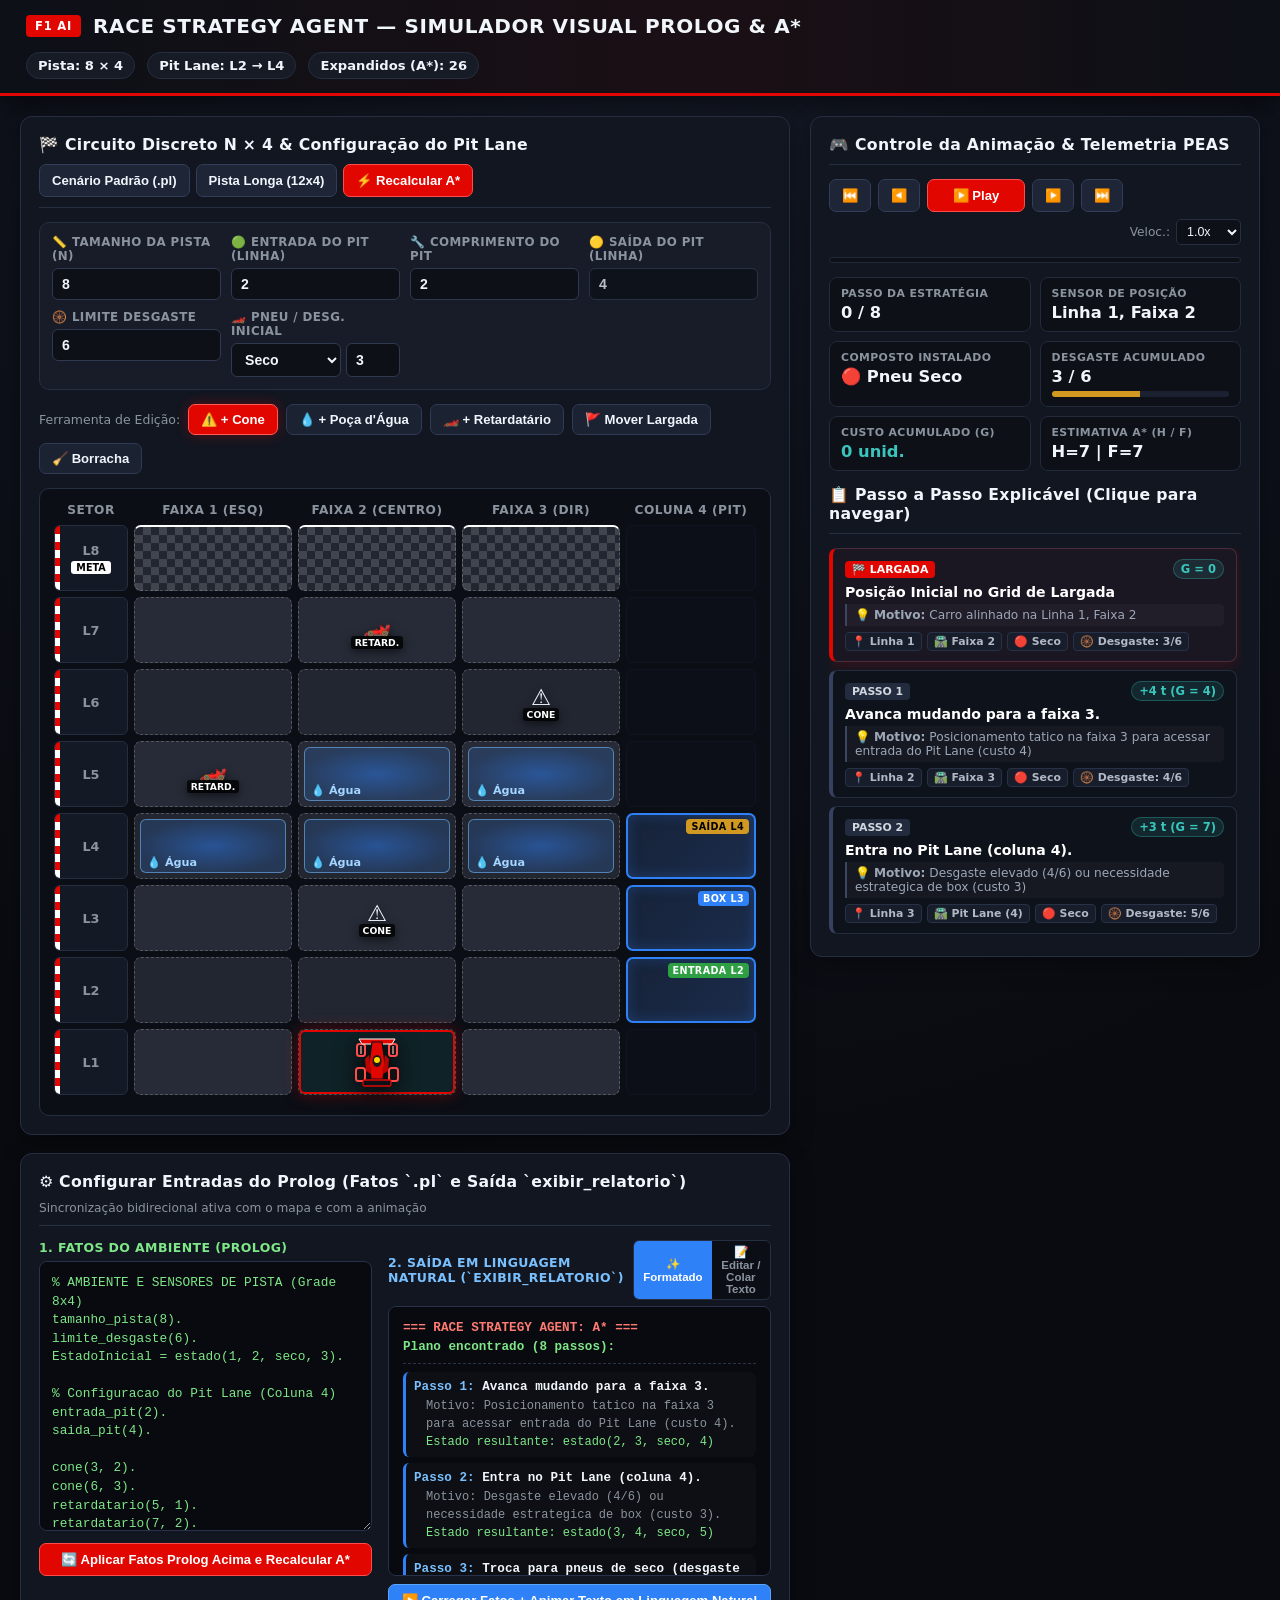
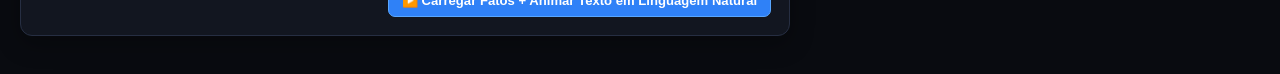
<file: index-v3.html>
<!DOCTYPE html>
<html lang="pt-BR">
<head>
  <meta charset="UTF-8" />
  <meta name="viewport" content="width=device-width, initial-scale=1.0" />
  <title>Race Strategy Agent — Simulador Visual F1 (Prolog + A*)</title>
  <style>
    :root {
      --bg-dark: #090b10;
      --bg-card: #121620;
      --bg-card-alt: #171c28;
      --border-color: #262e42;
      --asphalt: #222631;
      --asphalt-alt: #262b37;
      --lane-line: rgba(255, 255, 255, 0.22);
      --f1-red: #e10600;
      --f1-red-glow: rgba(225, 6, 0, 0.35);
      --accent-blue: #2f81f7;
      --accent-cyan: #39c5bb;
      --accent-green: #2ea043;
      --accent-amber: #d29922;
      --accent-purple: #a371f7;
      --text-primary: #f0f6fc;
      --text-secondary: #8b949e;
    }

    * { box-sizing: border-box; }

    body {
      margin: 0;
      padding: 0;
      background: radial-gradient(circle at top, #141926 0%, var(--bg-dark) 65%);
      color: var(--text-primary);
      font-family: 'Inter', 'Segoe UI', system-ui, -apple-system, sans-serif;
      min-height: 100vh;
    }

    /* TOP HEADER F1 TELEMETRY STYLE */
    header {
      background: linear-gradient(90deg, #0d1017 0%, #1a0f14 55%, #0d1017 100%);
      border-bottom: 3px solid var(--f1-red);
      padding: 14px 26px;
      display: flex;
      justify-content: space-between;
      align-items: center;
      flex-wrap: wrap;
      gap: 14px;
      box-shadow: 0 6px 24px rgba(0, 0, 0, 0.55);
    }
    .brand-title {
      display: flex;
      align-items: center;
      gap: 12px;
    }
    .brand-title h1 {
      margin: 0;
      font-size: 1.25rem;
      font-weight: 800;
      letter-spacing: 0.6px;
      text-transform: uppercase;
    }
    .f1-tag {
      background: var(--f1-red);
      color: #fff;
      font-weight: 800;
      font-size: 0.72rem;
      padding: 4px 9px;
      border-radius: 4px;
      letter-spacing: 0.8px;
      text-transform: uppercase;
    }
    .header-meta {
      display: flex;
      gap: 12px;
      align-items: center;
      font-size: 0.82rem;
      color: var(--text-secondary);
    }
    .meta-pill {
      background: #161b26;
      border: 1px solid var(--border-color);
      padding: 5px 11px;
      border-radius: 999px;
      color: var(--text-primary);
      font-weight: 600;
    }

    /* MAIN GRID */
    .workspace {
      max-width: 1480px;
      margin: 0 auto;
      padding: 20px;
      display: grid;
      grid-template-columns: 1fr 450px;
      gap: 20px;
      align-items: start;
    }
    @media (max-width: 1120px) {
      .workspace { grid-template-columns: 1fr; }
    }

    .card {
      background: var(--bg-card);
      border: 1px solid var(--border-color);
      border-radius: 12px;
      padding: 18px;
      margin-bottom: 18px;
      box-shadow: 0 8px 24px rgba(0, 0, 0, 0.3);
    }
    .card-header {
      display: flex;
      justify-content: space-between;
      align-items: center;
      border-bottom: 1px solid var(--border-color);
      padding-bottom: 10px;
      margin-bottom: 14px;
      gap: 10px;
      flex-wrap: wrap;
    }
    .card-header h2 {
      margin: 0;
      font-size: 0.98rem;
      font-weight: 700;
      letter-spacing: 0.3px;
      display: flex;
      align-items: center;
      gap: 8px;
    }

    /* DIMENSION & PIT LANE BAR */
    .config-strip {
      display: grid;
      grid-template-columns: repeat(auto-fit, minmax(155px, 1fr));
      gap: 10px;
      background: var(--bg-card-alt);
      border: 1px solid var(--border-color);
      border-radius: 10px;
      padding: 12px;
      margin-bottom: 14px;
    }
    .cfg-field {
      display: flex;
      flex-direction: column;
      gap: 5px;
    }
    .cfg-field label {
      font-size: 0.74rem;
      color: var(--text-secondary);
      font-weight: 600;
      text-transform: uppercase;
      letter-spacing: 0.4px;
    }
    .cfg-field input, .cfg-field select {
      background: #0d1017;
      color: var(--text-primary);
      border: 1px solid #303952;
      border-radius: 6px;
      padding: 7px 9px;
      font-size: 0.88rem;
      font-weight: 600;
    }
    .cfg-field input:focus, .cfg-field select:focus {
      outline: none;
      border-color: var(--f1-red);
    }

    /* EDITOR TOOLBAR */
    .editor-toolbar {
      display: flex;
      flex-wrap: wrap;
      gap: 8px;
      align-items: center;
      margin-bottom: 14px;
    }
    .tool-btn {
      background: #1b2232;
      color: var(--text-primary);
      border: 1px solid #2f3a54;
      padding: 7px 12px;
      border-radius: 7px;
      font-size: 0.82rem;
      font-weight: 600;
      cursor: pointer;
      display: inline-flex;
      align-items: center;
      gap: 6px;
      transition: all 0.15s ease;
    }
    .tool-btn:hover {
      background: #252f45;
      transform: translateY(-1px);
    }
    .tool-btn.active {
      background: var(--f1-red);
      border-color: #ff5b57;
      color: #fff;
      box-shadow: 0 0 12px var(--f1-red-glow);
    }

    /* TRACK VISUAL STAGE & ANIMATED CAR OVERLAY */
    .track-container {
      background: #0b0e15;
      border: 1px solid var(--border-color);
      border-radius: 10px;
      padding: 14px;
      overflow-x: auto;
    }
    .track-columns-header {
      display: grid;
      grid-template-columns: 74px repeat(3, minmax(95px, 1fr)) 130px;
      gap: 6px;
      margin-bottom: 8px;
      text-align: center;
      font-size: 0.76rem;
      font-weight: 800;
      letter-spacing: 0.5px;
      color: var(--text-secondary);
      text-transform: uppercase;
    }
    .track-stage {
      position: relative;
      min-width: 480px;
    }
    .track-row {
      display: grid;
      grid-template-columns: 74px repeat(3, minmax(95px, 1fr)) 130px;
      gap: 6px;
      margin-bottom: 6px;
    }
    .row-index {
      background: #141926;
      border: 1px solid #252d40;
      border-radius: 6px;
      display: flex;
      flex-direction: column;
      align-items: center;
      justify-content: center;
      font-size: 0.8rem;
      font-weight: 700;
      color: var(--text-secondary);
      position: relative;
      overflow: hidden;
    }
    .row-index::before {
      content: '';
      position: absolute;
      left: 0;
      top: 0;
      bottom: 0;
      width: 5px;
      background: repeating-linear-gradient(
        180deg,
        #e10600 0px,
        #e10600 8px,
        #ffffff 8px,
        #ffffff 16px
      );
    }
    .finish-pill {
      background: #fff;
      color: #000;
      font-size: 0.6rem;
      font-weight: 900;
      padding: 1px 5px;
      border-radius: 3px;
      margin-top: 3px;
    }

    .track-cell {
      position: relative;
      height: 66px;
      background: var(--asphalt);
      border: 1px dashed var(--lane-line);
      border-radius: 7px;
      display: flex;
      align-items: center;
      justify-content: center;
      cursor: pointer;
      user-select: none;
      transition: background 0.15s, border-color 0.15s, box-shadow 0.15s;
      overflow: hidden;
    }
    .track-row:nth-child(even) .track-cell:not(.pit-col) {
      background: var(--asphalt-alt);
    }
    .track-cell:hover:not(.pit-col) {
      border-color: #79c0ff;
      box-shadow: inset 0 0 0 1px rgba(121, 192, 255, 0.35);
    }
    .track-cell.finish-checkered {
      background-image:
        linear-gradient(45deg, rgba(255,255,255,0.14) 25%, transparent 25%),
        linear-gradient(-45deg, rgba(255,255,255,0.14) 25%, transparent 25%),
        linear-gradient(45deg, transparent 75%, rgba(255,255,255,0.14) 75%),
        linear-gradient(-45deg, transparent 75%, rgba(255,255,255,0.14) 75%);
      background-size: 16px 16px;
      background-position: 0 0, 0 8px, 8px -8px, -8px 0;
      border-top: 2px solid #ffffff;
    }

    /* PIT LANE COLUMN 4 */
    .track-cell.pit-col {
      background: #10141d;
      border: 1px solid #1d2333;
      opacity: 0.38;
      cursor: default;
    }
    .track-cell.pit-col.pit-active {
      background: linear-gradient(135deg, #162238 0%, #1b2c4b 100%);
      border: 2px solid var(--accent-blue);
      opacity: 1;
      box-shadow: inset 0 0 14px rgba(47, 129, 247, 0.25);
    }
    .pit-tag {
      position: absolute;
      top: 4px;
      right: 5px;
      font-size: 0.6rem;
      font-weight: 800;
      padding: 2px 5px;
      border-radius: 4px;
      letter-spacing: 0.4px;
      text-transform: uppercase;
    }
    .pit-tag.entry { background: var(--accent-green); color: #fff; }
    .pit-tag.box { background: var(--accent-blue); color: #fff; }
    .pit-tag.exit { background: var(--accent-amber); color: #000; }

    /* VISITED TRAIL CELL HIGHLIGHT */
    .track-cell.visited-step {
      box-shadow: inset 0 0 0 2px rgba(57, 197, 187, 0.7);
      background-color: rgba(57, 197, 187, 0.11) !important;
    }
    .track-cell.current-step-cell {
      box-shadow: inset 0 0 0 2px var(--f1-red), 0 0 15px rgba(225, 6, 0, 0.35);
    }

    /* OBSTACLES & WATER OVERLAYS */
    .water-puddle {
      position: absolute;
      inset: 5px;
      background: radial-gradient(ellipse at center, rgba(47, 129, 247, 0.5) 0%, rgba(56, 139, 253, 0.18) 75%);
      border: 1px solid rgba(121, 192, 255, 0.55);
      border-radius: 6px;
      display: flex;
      align-items: flex-end;
      justify-content: flex-start;
      padding: 3px 6px;
      font-size: 0.7rem;
      font-weight: 700;
      color: #a5d6ff;
      pointer-events: none;
    }
    .obstacle-badge {
      z-index: 3;
      display: flex;
      flex-direction: column;
      align-items: center;
      font-size: 1.4rem;
      filter: drop-shadow(0 3px 5px rgba(0,0,0,0.65));
      pointer-events: none;
    }
    .obstacle-badge span {
      font-size: 0.58rem;
      font-weight: 800;
      background: rgba(0, 0, 0, 0.75);
      color: #fff;
      padding: 1px 4px;
      border-radius: 3px;
      margin-top: -2px;
    }

    /* SVG TRAJECTORY LINE OVERLAY */
    #path-svg-overlay {
      position: absolute;
      top: 0;
      left: 0;
      width: 100%;
      height: 100%;
      pointer-events: none;
      z-index: 4;
    }

    /* FLOATING SMOOTH ANIMATED F1 CAR ACTOR */
    #car-actor {
      position: absolute;
      top: 0;
      left: 0;
      width: 52px;
      height: 58px;
      pointer-events: none;
      z-index: 10;
      transition:
        transform 0.52s cubic-bezier(0.22, 1, 0.36, 1),
        opacity 0.2s ease;
      will-change: transform;
      display: flex;
      align-items: center;
      justify-content: center;
    }
    #car-actor .car-inner {
      width: 100%;
      height: 100%;
      display: flex;
      align-items: center;
      justify-content: center;
      transition: transform 0.35s ease;
      filter: drop-shadow(0 5px 10px rgba(0, 0, 0, 0.85));
    }
    #car-actor.pit-stop-anim .car-inner {
      animation: pitStopBounce 0.6s ease-in-out;
    }
    @keyframes pitStopBounce {
      0% { transform: scale(1); }
      40% { transform: scale(1.26) rotate(-5deg); filter: drop-shadow(0 0 14px #388bfd); }
      75% { transform: scale(1.18) rotate(5deg); }
      100% { transform: scale(1); }
    }
    .car-Pit-Bubble {
      position: absolute;
      top: -18px;
      background: var(--accent-blue);
      color: #fff;
      font-size: 0.62rem;
      font-weight: 800;
      padding: 2px 6px;
      border-radius: 999px;
      white-space: nowrap;
      box-shadow: 0 2px 8px rgba(0,0,0,0.6);
      opacity: 0;
      transform: translateY(4px);
      transition: all 0.25s ease;
    }
    #car-actor.pit-stop-anim .car-Pit-Bubble {
      opacity: 1;
      transform: translateY(0);
    }

    /* PLAYER & TELEMETRY RIGHT PANEL */
    .player-bar {
      display: flex;
      gap: 7px;
      align-items: center;
      flex-wrap: wrap;
      margin-bottom: 12px;
    }
    .btn {
      background: #1e2536;
      color: var(--text-primary);
      border: 1px solid #323d59;
      padding: 8px 12px;
      border-radius: 7px;
      font-size: 0.82rem;
      font-weight: 700;
      cursor: pointer;
      transition: all 0.15s;
    }
    .btn:hover { background: #293248; }
    .btn-red {
      background: var(--f1-red);
      border-color: #ff4d4d;
      color: #fff;
    }
    .btn-red:hover { background: #c40500; }
    .btn-blue {
      background: var(--accent-blue);
      border-color: #58a6ff;
      color: #fff;
    }
    .btn-blue:hover { background: #1f6feb; }

    .speed-control {
      margin-left: auto;
      display: flex;
      align-items: center;
      gap: 6px;
      font-size: 0.76rem;
      color: var(--text-secondary);
    }
    .speed-control select {
      background: #0d1017;
      color: var(--text-primary);
      border: 1px solid var(--border-color);
      border-radius: 5px;
      padding: 4px 6px;
      font-size: 0.78rem;
    }

    /* STEP PROGRESS BAR */
    .progress-track {
      width: 100%;
      height: 6px;
      background: #0d1017;
      border-radius: 999px;
      overflow: hidden;
      margin-bottom: 14px;
      border: 1px solid #22293a;
    }
    .progress-fill {
      height: 100%;
      background: linear-gradient(90deg, var(--f1-red), #ff7b72);
      width: 0%;
      transition: width 0.35s ease;
    }

    /* TELEMETRY GAUGES */
    .telemetry-grid {
      display: grid;
      grid-template-columns: repeat(2, 1fr);
      gap: 9px;
      margin-bottom: 14px;
    }
    .tele-card {
      background: #0d1017;
      border: 1px solid #232a3b;
      border-radius: 8px;
      padding: 9px 11px;
    }
    .tele-title {
      font-size: 0.68rem;
      font-weight: 700;
      color: var(--text-secondary);
      text-transform: uppercase;
      letter-spacing: 0.4px;
    }
    .tele-value {
      font-size: 1.02rem;
      font-weight: 800;
      margin-top: 3px;
      display: flex;
      align-items: center;
      gap: 6px;
    }
    .wear-bar-wrap {
      width: 100%;
      height: 6px;
      background: #1b2130;
      border-radius: 4px;
      margin-top: 5px;
      overflow: hidden;
    }
    .wear-bar-fill {
      height: 100%;
      transition: width 0.3s ease, background 0.3s ease;
    }

    /* RICH STEP-BY-STEP LOG CARDS (race_strategy_agent_simulador_visual_f1 style) */
    .steps-feed {
      max-height: 390px;
      overflow-y: auto;
      padding-right: 4px;
      display: flex;
      flex-direction: column;
      gap: 8px;
    }
    .step-card {
      background: #0e121b;
      border: 1px solid #232b3e;
      border-left: 4px solid #35415e;
      border-radius: 8px;
      padding: 10px 12px;
      cursor: pointer;
      transition: all 0.16s ease;
    }
    .step-card:hover {
      background: #151b28;
      transform: translateX(2px);
    }
    .step-card.active {
      background: #1a1622;
      border-color: #4a2c3a;
      border-left: 4px solid var(--f1-red);
      box-shadow: 0 4px 14px rgba(225, 6, 0, 0.18);
    }
    .step-card-top {
      display: flex;
      justify-content: space-between;
      align-items: center;
      gap: 8px;
      margin-bottom: 5px;
    }
    .step-num-badge {
      background: #232b3e;
      color: #d0d7de;
      font-size: 0.68rem;
      font-weight: 800;
      padding: 2px 7px;
      border-radius: 4px;
      text-transform: uppercase;
    }
    .step-card.active .step-num-badge {
      background: var(--f1-red);
      color: #fff;
    }
    .step-cost-pill {
      font-size: 0.72rem;
      font-weight: 700;
      color: var(--accent-cyan);
      background: rgba(57, 197, 187, 0.12);
      border: 1px solid rgba(57, 197, 187, 0.3);
      padding: 2px 7px;
      border-radius: 999px;
    }
    .step-action-title {
      font-size: 0.88rem;
      font-weight: 700;
      color: #fff;
      margin-bottom: 4px;
    }
    .step-reason-box {
      font-size: 0.76rem;
      color: #9ca7b8;
      background: rgba(255, 255, 255, 0.03);
      border-left: 2px solid #3b4661;
      padding: 4px 8px;
      border-radius: 0 4px 4px 0;
      margin-bottom: 6px;
    }
    .step-state-pills {
      display: flex;
      flex-wrap: wrap;
      gap: 5px;
    }
    .state-chip {
      font-size: 0.68rem;
      font-weight: 700;
      padding: 2px 6px;
      border-radius: 4px;
      background: #171d2b;
      color: #b1bac4;
      border: 1px solid #273147;
    }

    /* FORMATTED NATURAL LANGUAGE OUTPUT & PROLOG CONFIG SECTION */
    .prolog-io-grid {
      display: grid;
      grid-template-columns: 1fr 1.15fr;
      gap: 16px;
    }
    @media (max-width: 920px) {
      .prolog-io-grid { grid-template-columns: 1fr; }
    }

    .io-box-header {
      display: flex;
      justify-content: space-between;
      align-items: center;
      margin-bottom: 6px;
    }
    .io-box-header span {
      font-size: 0.78rem;
      font-weight: 700;
      text-transform: uppercase;
      letter-spacing: 0.4px;
    }
    .tab-switch {
      display: inline-flex;
      background: #0b0e15;
      border: 1px solid var(--border-color);
      border-radius: 6px;
      overflow: hidden;
    }
    .tab-switch button {
      background: transparent;
      color: var(--text-secondary);
      border: none;
      padding: 4px 9px;
      font-size: 0.72rem;
      font-weight: 700;
      cursor: pointer;
    }
    .tab-switch button.active {
      background: var(--accent-blue);
      color: #fff;
    }

    textarea.prolog-editor {
      width: 100%;
      height: 270px;
      background: #080a0f;
      color: #7ee787;
      border: 1px solid #28324a;
      border-radius: 8px;
      padding: 12px;
      font-family: 'JetBrains Mono', 'Consolas', monospace;
      font-size: 0.8rem;
      line-height: 1.45;
      resize: vertical;
    }
    textarea.prolog-editor.raw-nl {
      color: #79c0ff;
    }

    /* RICH FORMATTED PROLOG CONSOLE VIEW */
    .formatted-nl-console {
      height: 270px;
      overflow-y: auto;
      background: #080a0f;
      border: 1px solid #28324a;
      border-radius: 8px;
      padding: 12px 14px;
      font-family: 'JetBrains Mono', 'Consolas', monospace;
      font-size: 0.79rem;
      line-height: 1.5;
    }
    .nl-header-banner {
      color: #ff7b72;
      font-weight: 800;
      border-bottom: 1px dashed #28324a;
      padding-bottom: 6px;
      margin-bottom: 8px;
    }
    .nl-step-block {
      padding: 6px 8px;
      border-radius: 6px;
      margin-bottom: 6px;
      background: rgba(255, 255, 255, 0.02);
      border-left: 3px solid #2f81f7;
      cursor: pointer;
      transition: background 0.15s;
    }
    .nl-step-block:hover {
      background: rgba(47, 129, 247, 0.12);
    }
    .nl-step-block.active {
      border-left-color: var(--f1-red);
      background: rgba(225, 6, 0, 0.14);
    }
    .nl-step-line {
      color: #f0f6fc;
      font-weight: 700;
    }
    .nl-step-line .kw-passo {
      color: #79c0ff;
    }
    .nl-motivo-line {
      color: #8b949e;
      padding-left: 12px;
      font-size: 0.75rem;
    }
    .nl-estado-line {
      color: #7ee787;
      padding-left: 12px;
      font-size: 0.75rem;
    }
    .nl-footer-banner {
      margin-top: 10px;
      padding-top: 8px;
      border-top: 1px dashed #28324a;
      color: #d29922;
      font-weight: 700;
    }

    .status-toast {
      margin-top: 12px;
      padding: 9px 12px;
      border-radius: 7px;
      font-size: 0.82rem;
      font-weight: 600;
      display: none;
    }
  </style>
</head>
<body>

<header>
  <div class="brand-title">
    <span class="f1-tag">F1 AI</span>
    <h1>Race Strategy Agent — Simulador Visual Prolog &amp; A*</h1>
  </div>
  <div class="header-meta">
    <span class="meta-pill" id="hdr-grid-size">Pista: 8 × 4</span>
    <span class="meta-pill" id="hdr-pit-range">Pit Lane: L2 → L4</span>
    <span class="meta-pill" id="hdr-expanded">Expandidos (A*): 0</span>
  </div>
</header>

<div class="workspace">
  <!-- LEFT COLUMN: TRACK + PROLOG CONFIG -->
  <div>
    <div class="card">
      <div class="card-header">
        <h2>🏁 Circuito Discreto N × 4 &amp; Configuração do Pit Lane</h2>
        <div style="display:flex; gap:6px;">
          <button class="btn" onclick="carregarPreset('padrao')" title="Cenário original do código Prolog">Cenário Padrão (.pl)</button>
          <button class="btn" onclick="carregarPreset('pista_longa')" title="Pista longa de 12 linhas e Pit Lane estendido">Pista Longa (12x4)</button>
          <button class="btn-red btn" onclick="recalcularAStarAutomatico()">⚡ Recalcular A*</button>
        </div>
      </div>

      <!-- DIMENSION & PIT LANE CONTROLS -->
      <div class="config-strip">
        <div class="cfg-field">
          <label for="inp-track-len">📏 Tamanho da Pista (N)</label>
          <input type="number" id="inp-track-len" min="4" max="30" value="8" onchange="atualizarDimensoesPista()" />
        </div>
        <div class="cfg-field">
          <label for="inp-pit-entry">🟢 Entrada do Pit (Linha)</label>
          <input type="number" id="inp-pit-entry" min="1" max="28" value="2" onchange="atualizarDimensoesPista()" />
        </div>
        <div class="cfg-field">
          <label for="inp-pit-len">🔧 Comprimento do Pit</label>
          <input type="number" id="inp-pit-len" min="2" max="15" value="2" onchange="atualizarDimensoesPista()" />
        </div>
        <div class="cfg-field">
          <label for="inp-pit-exit">🟡 Saída do Pit (Linha)</label>
          <input type="number" id="inp-pit-exit" value="4" readonly style="opacity:0.75; cursor:not-allowed;" />
        </div>
        <div class="cfg-field">
          <label for="inp-max-wear">🛞 Limite Desgaste</label>
          <input type="number" id="inp-max-wear" min="1" max="20" value="6" onchange="atualizarDimensoesPista()" />
        </div>
        <div class="cfg-field">
          <label>🏎️ Pneu / Desg. Inicial</label>
          <div style="display:flex; gap:5px;">
            <select id="inp-init-tire" onchange="atualizarDimensoesPista()" style="flex:1;">
              <option value="seco" selected>Seco</option>
              <option value="chuva">Chuva</option>
            </select>
            <input type="number" id="inp-init-wear" min="0" max="15" value="3" style="width:54px;" onchange="atualizarDimensoesPista()" />
          </div>
        </div>
      </div>

      <!-- INTERACTIVE OBSTACLE TOOLS -->
      <div class="editor-toolbar">
        <span style="font-size:0.78rem; color:var(--text-secondary);">Ferramenta de Edição:</span>
        <button class="tool-btn active" onclick="selecionarFerramenta('cone', this)">⚠️ + Cone</button>
        <button class="tool-btn" onclick="selecionarFerramenta('agua', this)">💧 + Poça d'Água</button>
        <button class="tool-btn" onclick="selecionarFerramenta('retardatario', this)">🏎️ + Retardatário</button>
        <button class="tool-btn" onclick="selecionarFerramenta('largada', this)">🚩 Mover Largada</button>
        <button class="tool-btn" onclick="selecionarFerramenta('borracha', this)">🧹 Borracha</button>
      </div>

      <!-- TRACK STAGE WITH FLOATING ANIMATED CAR & SVG PATH -->
      <div class="track-container">
        <div class="track-columns-header">
          <div>SETOR</div>
          <div>FAIXA 1 (ESQ)</div>
          <div>FAIXA 2 (CENTRO)</div>
          <div>FAIXA 3 (DIR)</div>
          <div>COLUNA 4 (PIT)</div>
        </div>

        <div class="track-stage" id="track-stage">
          <svg id="path-svg-overlay"></svg>
          <div id="car-actor">
            <div class="car-Pit-Bubble" id="car-pit-bubble">🔧 PIT STOP!</div>
            <div class="car-inner" id="car-svg-holder"></div>
          </div>
          <div id="track-grid"></div>
        </div>
      </div>
    </div>

    <!-- PROLOG FACTS & FORMATTED NATURAL LANGUAGE PANEL -->
    <div class="card">
      <div class="card-header">
        <h2>⚙️ Configurar Entradas do Prolog (Fatos `.pl` e Saída `exibir_relatorio`)</h2>
        <span style="font-size:0.76rem; color:var(--text-secondary);">
          Sincronização bidirecional ativa com o mapa e com a animação
        </span>
      </div>

      <div class="prolog-io-grid">
        <!-- LEFT: PROLOG FACTS -->
        <div>
          <div class="io-box-header">
            <span style="color:#7ee787;">1. Fatos do Ambiente (Prolog)</span>
          </div>
          <textarea id="input-fatos-prolog" class="prolog-editor" spellcheck="false"></textarea>
          <button class="btn btn-red" style="width:100%; margin-top:8px;" onclick="aplicarFatosERecalcularAStar()">
            🔄 Aplicar Fatos Prolog Acima e Recalcular A*
          </button>
        </div>

        <!-- RIGHT: NATURAL LANGUAGE OUTPUT (FORMATTED CONSOLE + RAW TEXTAREA) -->
        <div>
          <div class="io-box-header">
            <span style="color:#79c0ff;">2. Saída em Linguagem Natural (`exibir_relatorio`)</span>
            <div class="tab-switch">
              <button id="tab-btn-fmt" class="active" onclick="alternarAbaSaida('formatado')">✨ Formatado</button>
              <button id="tab-btn-raw" onclick="alternarAbaSaida('bruto')">📝 Editar / Colar Texto</button>
            </div>
          </div>

          <!-- Formatted Console View (Default) -->
          <div id="view-saida-formatada" class="formatted-nl-console"></div>

          <!-- Raw Editable Textarea (For Pasting from SWI-Prolog) -->
          <textarea id="input-saida-natural" class="prolog-editor raw-nl" spellcheck="false" style="display:none;"></textarea>

          <button class="btn btn-blue" style="width:100%; margin-top:8px;" onclick="aplicarEntradasProlog()">
            ▶️ Carregar Fatos + Animar Texto em Linguagem Natural
          </button>
        </div>
      </div>

      <div id="prolog-status-msg" class="status-toast"></div>
    </div>
  </div>

  <!-- RIGHT COLUMN: ANIMATION CONTROLS, TELEMETRY & RICH STEP FEED -->
  <div>
    <div class="card">
      <div class="card-header">
        <h2>🎮 Controle da Animação &amp; Telemetria PEAS</h2>
      </div>

      <div class="player-bar">
        <button class="btn" onclick="irParaPasso(0)" title="Voltar para a Largada">⏮️</button>
        <button class="btn" onclick="passoAnterior()" title="Passo Anterior">◀️</button>
        <button class="btn btn-red" id="btn-play" onclick="alternarPlay()" style="min-width:98px;">▶️ Play</button>
        <button class="btn" onclick="proximoPasso()" title="Próximo Passo">▶️</button>
        <button class="btn" onclick="irParaPasso(estadoApp.passos.length - 1)" title="Ir para o Fim">⏭️</button>

        <div class="speed-control">
          <label for="sel-speed">Veloc.:</label>
          <select id="sel-speed" onchange="atualizarVelocidadePlay()">
            <option value="1100">0.75x</option>
            <option value="750" selected>1.0x</option>
            <option value="450">1.5x</option>
            <option value="260">2.0x</option>
          </select>
        </div>
      </div>

      <div class="progress-track">
        <div class="progress-fill" id="step-progress-bar"></div>
      </div>

      <!-- TELEMETRY BOXES -->
      <div class="telemetry-grid">
        <div class="tele-card">
          <div class="tele-title">Passo da Estratégia</div>
          <div class="tele-value" id="tele-passo">0 / 0</div>
        </div>
        <div class="tele-card">
          <div class="tele-title">Sensor de Posição</div>
          <div class="tele-value" id="tele-pos">Linha 1, Faixa 2</div>
        </div>
        <div class="tele-card">
          <div class="tele-title">Composto Instalado</div>
          <div class="tele-value" id="tele-pneu">🔴 Pneu Seco</div>
        </div>
        <div class="tele-card">
          <div class="tele-title">Desgaste Acumulado</div>
          <div class="tele-value" id="tele-desgaste">3 / 6</div>
          <div class="wear-bar-wrap">
            <div class="wear-bar-fill" id="tele-wear-bar" style="width:50%; background:#2ea043;"></div>
          </div>
        </div>
        <div class="tele-card">
          <div class="tele-title">Custo Acumulado (G)</div>
          <div class="tele-value" id="tele-custo-g" style="color:var(--accent-cyan);">0 unid.</div>
        </div>
        <div class="tele-card">
          <div class="tele-title">Estimativa A* (H / F)</div>
          <div class="tele-value" id="tele-hf">H=7 | F=7</div>
        </div>
      </div>

      <div class="card-header" style="margin-top:6px;">
        <h2>📋 Passo a Passo Explicável (Clique para navegar)</h2>
      </div>
      <div id="lista-passos-ui" class="steps-feed"></div>
    </div>
  </div>
</div>

<script>
// ============================================================================
// ESTADO GLOBAL DO SIMULADOR
// ============================================================================
const estadoApp = {
  ferramentaAtual: 'cone',
  timerPlay: null,
  velocidadeMs: 750,
  indicePassoAtual: 0,
  abaSaida: 'formatado',
  cenario: {
    tamanhoPista: 8,
    limiteDesgaste: 6,
    entradaPit: 2,
    saidaPit: 4,
    estadoInicial: { linha: 1, faixa: 2, pneu: 'seco', desgaste: 3 },
    cones: [[3, 2], [6, 3]],
    retardatarios: [[5, 1], [7, 2]],
    aguas: [[4, 1], [4, 2], [4, 3], [5, 2], [5, 3]]
  },
  passos: [],
  exploradosAStar: 0,
  sucessoBusca: true
};

// ============================================================================
// 1. CONTROLE DE DIMENSÕES DA PISTA E PIT LANE REPOSICIONÁVEL / EXPANSÍVEL
// ============================================================================
function atualizarDimensoesPista() {
  let tamPista = parseInt(document.getElementById('inp-track-len').value, 10) || 8;
  tamPista = Math.max(4, Math.min(30, tamPista));

  let entPit = parseInt(document.getElementById('inp-pit-entry').value, 10) || 2;
  let tamPit = parseInt(document.getElementById('inp-pit-len').value, 10) || 2;
  tamPit = Math.max(2, Math.min(15, tamPit));

  if (entPit < 1) entPit = 1;
  if (entPit + tamPit > tamPista) {
    if (tamPista - tamPit >= 1) {
      entPit = tamPista - tamPit;
    } else {
      entPit = 1;
      tamPit = Math.max(2, tamPista - 1);
    }
  }
  const saiPit = entPit + tamPit;

  const maxWear = Math.max(1, parseInt(document.getElementById('inp-max-wear').value, 10) || 6);
  const initTire = document.getElementById('inp-init-tire').value;
  const initWear = Math.max(0, parseInt(document.getElementById('inp-init-wear').value, 10) || 0);

  document.getElementById('inp-track-len').value = tamPista;
  document.getElementById('inp-pit-entry').value = entPit;
  document.getElementById('inp-pit-len').value = tamPit;
  document.getElementById('inp-pit-exit').value = saiPit;

  const c = estadoApp.cenario;
  c.tamanhoPista = tamPista;
  c.entradaPit = entPit;
  c.saidaPit = saiPit;
  c.limiteDesgaste = maxWear;
  c.estadoInicial.pneu = initTire;
  c.estadoInicial.desgaste = initWear;

  c.cones = c.cones.filter(([l]) => l <= tamPista);
  c.retardatarios = c.retardatarios.filter(([l]) => l <= tamPista);
  c.aguas = c.aguas.filter(([l]) => l <= tamPista);
  if (c.estadoInicial.linha > tamPista) c.estadoInicial.linha = 1;

  sincronizarCaixaFatosProlog();
  recalcularAStarAutomatico();
}

function sincronizarInputsTopoComCenario() {
  const c = estadoApp.cenario;
  document.getElementById('inp-track-len').value = c.tamanhoPista;
  document.getElementById('inp-pit-entry').value = c.entradaPit;
  document.getElementById('inp-pit-len').value = Math.max(2, c.saidaPit - c.entradaPit);
  document.getElementById('inp-pit-exit').value = c.saidaPit;
  document.getElementById('inp-max-wear').value = c.limiteDesgaste;
  document.getElementById('inp-init-tire').value = c.estadoInicial.pneu;
  document.getElementById('inp-init-wear').value = c.estadoInicial.desgaste;

  document.getElementById('hdr-grid-size').textContent = `Pista: ${c.tamanhoPista} × 4`;
  document.getElementById('hdr-pit-range').textContent = `Pit Lane: L${c.entradaPit} → L${c.saidaPit}`;
}

function carregarPreset(nome) {
  pararPlay();
  if (nome === 'padrao') {
    estadoApp.cenario = {
      tamanhoPista: 8,
      limiteDesgaste: 6,
      entradaPit: 2,
      saidaPit: 4,
      estadoInicial: { linha: 1, faixa: 2, pneu: 'seco', desgaste: 3 },
      cones: [[3, 2], [6, 3]],
      retardatarios: [[5, 1], [7, 2]],
      aguas: [[4, 1], [4, 2], [4, 3], [5, 2], [5, 3]]
    };
  } else if (nome === 'pista_longa') {
    estadoApp.cenario = {
      tamanhoPista: 12,
      limiteDesgaste: 7,
      entradaPit: 3,
      saidaPit: 6,
      estadoInicial: { linha: 1, faixa: 2, pneu: 'seco', desgaste: 4 },
      cones: [[3, 2], [7, 3], [10, 2]],
      retardatarios: [[5, 1], [8, 2], [11, 3]],
      aguas: [[6, 1], [6, 2], [6, 3], [7, 1], [7, 2], [8, 1]]
    };
  }
  sincronizarInputsTopoComCenario();
  sincronizarCaixaFatosProlog();
  recalcularAStarAutomatico();
}

// ============================================================================
// 2. EDIÇÃO DE OBSTÁCULOS NA PISTA
// ============================================================================
function selecionarFerramenta(ferramenta, btnEl) {
  estadoApp.ferramentaAtual = ferramenta;
  document.querySelectorAll('.tool-btn').forEach(b => b.classList.remove('active'));
  if (btnEl) btnEl.classList.add('active');
}

function possuiCoord(lista, l, f) {
  return lista.some(([r, c]) => r === l && c === f);
}
function removerCoord(lista, l, f) {
  return lista.filter(([r, c]) => !(r === l && c === f));
}

function clicarCelulaPista(linha, faixa) {
  if (faixa === 4) return;
  const c = estadoApp.cenario;
  const tool = estadoApp.ferramentaAtual;

  if (tool === 'borracha') {
    c.cones = removerCoord(c.cones, linha, faixa);
    c.retardatarios = removerCoord(c.retardatarios, linha, faixa);
    c.aguas = removerCoord(c.aguas, linha, faixa);
  } else if (tool === 'largada') {
    c.cones = removerCoord(c.cones, linha, faixa);
    c.retardatarios = removerCoord(c.retardatarios, linha, faixa);
    c.estadoInicial.linha = linha;
    c.estadoInicial.faixa = faixa;
  } else if (tool === 'cone') {
    if (possuiCoord(c.cones, linha, faixa)) {
      c.cones = removerCoord(c.cones, linha, faixa);
    } else {
      c.retardatarios = removerCoord(c.retardatarios, linha, faixa);
      c.cones.push([linha, faixa]);
    }
  } else if (tool === 'retardatario') {
    if (possuiCoord(c.retardatarios, linha, faixa)) {
      c.retardatarios = removerCoord(c.retardatarios, linha, faixa);
    } else {
      c.cones = removerCoord(c.cones, linha, faixa);
      c.retardatarios.push([linha, faixa]);
    }
  } else if (tool === 'agua') {
    if (possuiCoord(c.aguas, linha, faixa)) {
      c.aguas = removerCoord(c.aguas, linha, faixa);
    } else {
      c.aguas.push([linha, faixa]);
    }
  }

  sincronizarCaixaFatosProlog();
  recalcularAStarAutomatico();
}

// ============================================================================
// 3. MOTOR A* FIEL À SEMÂNTICA DO PROLOG
// ============================================================================
function celulaSegura(cenario, linha, faixa) {
  if (linha < 1 || linha > cenario.tamanhoPista) return false;
  if (faixa < 1 || faixa > 3) return false;
  if (possuiCoord(cenario.cones, linha, faixa)) return false;
  if (possuiCoord(cenario.retardatarios, linha, faixa)) return false;
  return true;
}

function custoMovimento(cenario, linha, faixa, pneu, desgaste) {
  const naAgua = possuiCoord(cenario.aguas, linha, faixa);
  let custoPista = 1;
  if (naAgua && pneu === 'seco') custoPista = 6;
  else if (naAgua && pneu === 'chuva') custoPista = 2;
  else if (!naAgua && pneu === 'seco') custoPista = 1;
  else if (!naAgua && pneu === 'chuva') custoPista = 3;

  const penalidadeDesgaste = desgaste >= 4 ? 2 : 0;
  return custoPista + penalidadeDesgaste;
}

function gerarSucessores(cenario, est) {
  const { linha: L, faixa: F, pneu: Pneu, desgaste: Desg } = est;
  const maxD = cenario.limiteDesgaste;
  const sucs = [];

  // ATUADOR 1: avancar
  if (F !== 4) {
    const novaL = L + 1;
    const novoD = Desg + 1;
    if (celulaSegura(cenario, novaL, F) && novoD <= maxD) {
      const custo = custoMovimento(cenario, novaL, F, Pneu, novoD);
      sucs.push({
        acaoTermo: 'avancar',
        acaoTexto: 'Avanca mantendo a faixa atual.',
        custo,
        proxEstado: { linha: novaL, faixa: F, pneu: Pneu, desgaste: novoD }
      });
    }
  }

  // ATUADOR 2: mudar_faixa
  if (F !== 4) {
    const novaL = L + 1;
    const novoD = Desg + 1;
    for (const novaF of [F - 1, F + 1]) {
      if (celulaSegura(cenario, novaL, novaF) && novoD <= maxD) {
        const custo = custoMovimento(cenario, novaL, novaF, Pneu, novoD) + 1;
        sucs.push({
          acaoTermo: `mudar_faixa(${novaF})`,
          acaoTexto: `Avanca mudando para a faixa ${novaF}.`,
          custo,
          proxEstado: { linha: novaL, faixa: novaF, pneu: Pneu, desgaste: novoD }
        });
      }
    }
  }

  // ATUADOR 3: entrar_pit
  if (F === 3 && L === cenario.entradaPit) {
    const novaL = L + 1;
    const novoD = Desg + 1;
    if (novaL <= cenario.tamanhoPista && novoD <= maxD) {
      sucs.push({
        acaoTermo: 'entrar_pit',
        acaoTexto: 'Entra no Pit Lane (coluna 4).',
        custo: 3,
        proxEstado: { linha: novaL, faixa: 4, pneu: Pneu, desgaste: novoD }
      });
    }
  }

  // ATUADOR 4: trocar_pneus(Tipo)
  if (F === 4) {
    for (const novoPneu of ['seco', 'chuva']) {
      if (Desg > 0 || Pneu !== novoPneu) {
        sucs.push({
          acaoTermo: `trocar_pneus(${novoPneu})`,
          acaoTexto: `Troca para pneus de ${novoPneu} (desgaste zerado).`,
          custo: 8,
          proxEstado: { linha: L, faixa: 4, pneu: novoPneu, desgaste: 0 }
        });
      }
    }
  }

  // ATUADOR EXTRA: avancar_pit (para Pit Lane com comprimento > 2 linhas)
  if (F === 4 && L + 1 < cenario.saidaPit) {
    sucs.push({
      acaoTermo: 'avancar_pit',
      acaoTexto: 'Avanca pelo Pit Lane (coluna 4).',
      custo: 2,
      proxEstado: { linha: L + 1, faixa: 4, pneu: Pneu, desgaste: Desg }
    });
  }

  // ATUADOR 5: sair_pit(3)
  if (F === 4 && L + 1 === cenario.saidaPit) {
    const novaL = L + 1;
    const novoD = Desg + 1;
    if (celulaSegura(cenario, novaL, 3) && novoD <= maxD) {
      sucs.push({
        acaoTermo: 'sair_pit(3)',
        acaoTexto: 'Sai do Pit Lane para a faixa 3.',
        custo: 2,
        proxEstado: { linha: novaL, faixa: 3, pneu: Pneu, desgaste: novoD }
      });
    }
  }

  return sucs;
}

function motivoExplicavel(estAntes, acaoTermo, proxEst, custo, cenario) {
  if (acaoTermo === 'entrar_pit' && estAntes.desgaste >= 3) {
    return `Desgaste elevado (${estAntes.desgaste}/${cenario.limiteDesgaste}) ou necessidade estrategica de box (custo ${custo})`;
  }
  if (acaoTermo === 'trocar_pneus(chuva)') {
    return `Previsao de setores alagados a frente; evita aquaplanagem (custo ${custo})`;
  }
  if (acaoTermo === 'trocar_pneus(seco)') {
    return `Renovacao para composto de pista seca com desgaste zerado (custo ${custo})`;
  }
  if (acaoTermo.startsWith('mudar_faixa')) {
    if (possuiCoord(cenario.cones, proxEst.linha, estAntes.faixa)) {
      return `Desvio obrigatorio de cone na faixa ${estAntes.faixa} (custo ${custo})`;
    }
    if (possuiCoord(cenario.retardatarios, proxEst.linha, estAntes.faixa)) {
      return `Ultrapassagem de retardatario na faixa ${estAntes.faixa} (custo ${custo})`;
    }
    if (proxEst.faixa === 3 && proxEst.linha === cenario.entradaPit) {
      return `Posicionamento tatico na faixa 3 para acessar entrada do Pit Lane (custo ${custo})`;
    }
  }
  return `acao valida segundo as regras; custo ${custo}`;
}

function executarAStar(cenario) {
  const ini = cenario.estadoInicial;
  const hIni = Math.max(0, cenario.tamanhoPista - ini.linha);
  const key = (e) => `${e.linha}_${e.faixa}_${e.pneu}_${e.desgaste}`;

  const fronteira = [{ f: hIni, g: 0, estado: ini, caminho: [] }];
  const melhores = new Map([[key(ini), 0]]);
  const fechados = new Map();
  let expandidos = 0;

  while (fronteira.length > 0) {
    fronteira.sort((a, b) => a.f - b.f);
    const atual = fronteira.shift();
    const { g, estado, caminho } = atual;
    const k = key(estado);

    if (estado.linha === cenario.tamanhoPista && estado.faixa >= 1 && estado.faixa <= 3) {
      return { sucesso: true, caminho, custoTotal: g, expandidos };
    }

    if ((melhores.has(k) && melhores.get(k) < g) || (fechados.has(k) && fechados.get(k) <= g)) {
      continue;
    }

    const sucessores = gerarSucessores(cenario, estado);
    for (const suc of sucessores) {
      const gNovo = g + suc.custo;
      const hNovo = Math.max(0, cenario.tamanhoPista - suc.proxEstado.linha);
      const fNovo = gNovo + hNovo;
      const kProx = key(suc.proxEstado);

      if (!melhores.has(kProx) || melhores.get(kProx) > gNovo) {
        melhores.set(kProx, gNovo);
        fronteira.push({
          f: fNovo,
          g: gNovo,
          estado: suc.proxEstado,
          caminho: [
            ...caminho,
            {
              estadoAntes: estado,
              acaoTermo: suc.acaoTermo,
              acaoTexto: suc.acaoTexto,
              custo: suc.custo,
              custoAcumulado: gNovo,
              motivo: motivoExplicavel(estado, suc.acaoTermo, suc.proxEstado, suc.custo, cenario),
              proxEstado: suc.proxEstado
            }
          ]
        });
      }
    }

    fechados.set(k, g);
    expandidos++;
    if (expandidos > 6000) break;
  }

  return { sucesso: false, caminho: [], custoTotal: 0, expandidos };
}

// ============================================================================
// 4. INTEGRAÇÃO PROLOG: PARSER DE FATOS (.pl) E SAÍDA EM LINGUAGEM NATURAL
// ============================================================================
function sincronizarCaixaFatosProlog() {
  const c = estadoApp.cenario;
  const linhas = [
    `% AMBIENTE E SENSORES DE PISTA (Grade ${c.tamanhoPista}x4)`,
    `tamanho_pista(${c.tamanhoPista}).`,
    `limite_desgaste(${c.limiteDesgaste}).`,
    `EstadoInicial = estado(${c.estadoInicial.linha}, ${c.estadoInicial.faixa}, ${c.estadoInicial.pneu}, ${c.estadoInicial.desgaste}).`,
    ``,
    `% Configuracao do Pit Lane (Coluna 4)`,
    `entrada_pit(${c.entradaPit}).`,
    `saida_pit(${c.saidaPit}).`,
    ``
  ];
  c.cones.forEach(([l, f]) => linhas.push(`cone(${l}, ${f}).`));
  c.retardatarios.forEach(([l, f]) => linhas.push(`retardatario(${l}, ${f}).`));
  c.aguas.forEach(([l, f]) => linhas.push(`agua(${l}, ${f}).`));

  document.getElementById('input-fatos-prolog').value = linhas.join('\n');
}

function formatarSaidaNaturalProlog(caminho, custoTotal, expandidos, sucesso) {
  if (!sucesso) {
    return [
      '=== RACE STRATEGY AGENT: A* ===',
      'Nenhuma rota viavel foi encontrada.'
    ].join('\n');
  }

  const linhas = [
    '=== RACE STRATEGY AGENT: A* ===',
    'Plano encontrado:'
  ];

  caminho.forEach((p, idx) => {
    const num = idx + 1;
    const e = p.proxEstado;
    linhas.push(`Passo ${num}: ${p.acaoTexto}`);
    linhas.push(`   Motivo: ${p.motivo}.`);
    linhas.push(`   Estado resultante: estado(${e.linha},${e.faixa},${e.pneu},${e.desgaste})`);
  });

  linhas.push('-> Cruzou a linha de chegada!');
  linhas.push('');
  linhas.push(`Custo total estimado: ${custoTotal} unidades.`);
  linhas.push(`Estados expandidos: ${expandidos}`);
  return linhas.join('\n');
}

function renderizarConsoleSaidaFormatada() {
  const box = document.getElementById('view-saida-formatada');
  if (!estadoApp.sucessoBusca || estadoApp.passos.length <= 1) {
    box.innerHTML = `
      <div class="nl-header-banner">=== RACE STRATEGY AGENT: A* ===</div>
      <div style="color:#ff7b72; font-weight:700; padding:8px 0;">
        ❌ Nenhuma rota viável foi encontrada para as restrições atuais.
      </div>
    `;
    return;
  }

  const ultimoPasso = estadoApp.passos[estadoApp.passos.length - 1];
  let html = `
    <div class="nl-header-banner">
      === RACE STRATEGY AGENT: A* ===<br/>
      <span style="color:#7ee787;">Plano encontrado (${estadoApp.passos.length - 1} passos):</span>
    </div>
  `;

  for (let i = 1; i < estadoApp.passos.length; i++) {
    const p = estadoApp.passos[i];
    const ativo = i === estadoApp.indicePassoAtual ? ' active' : '';
    html += `
      <div class="nl-step-block${ativo}" onclick="irParaPasso(${i})">
        <div class="nl-step-line"><span class="kw-passo">Passo ${p.passo}:</span> ${p.acaoTexto}</div>
        <div class="nl-motivo-line">Motivo: ${p.motivo}.</div>
        <div class="nl-estado-line">Estado resultante: estado(${p.linha}, ${p.faixa}, ${p.pneu}, ${p.desgaste})</div>
      </div>
    `;
  }

  html += `
    <div class="nl-footer-banner">
      <div>🏁 -&gt; Cruzou a linha de chegada!</div>
      <div style="color:#79c0ff; margin-top:3px;">
        Custo total estimado: ${ultimoPasso.custoAcumulado} unidades. | Estados expandidos: ${estadoApp.exploradosAStar}
      </div>
    </div>
  `;

  box.innerHTML = html;
}

function alternarAbaSaida(aba) {
  estadoApp.abaSaida = aba;
  const btnFmt = document.getElementById('tab-btn-fmt');
  const btnRaw = document.getElementById('tab-btn-raw');
  const viewFmt = document.getElementById('view-saida-formatada');
  const viewRaw = document.getElementById('input-saida-natural');

  if (aba === 'formatado') {
    btnFmt.classList.add('active');
    btnRaw.classList.remove('active');
    viewFmt.style.display = 'block';
    viewRaw.style.display = 'none';
    renderizarConsoleSaidaFormatada();
  } else {
    btnRaw.classList.add('active');
    btnFmt.classList.remove('active');
    viewFmt.style.display = 'none';
    viewRaw.style.display = 'block';
  }
}

function lerFatosProlog(textoFatos) {
  const novo = {
    tamanhoPista: 8,
    limiteDesgaste: 6,
    estadoInicial: { linha: 1, faixa: 2, pneu: 'seco', desgaste: 3 },
    cones: [],
    retardatarios: [],
    aguas: [],
    entradaPit: 2,
    saidaPit: 4
  };

  const limpo = textoFatos.replace(/%.*$/gm, '');

  const mTam = limpo.match(/tamanho_pista\(\s*(\d+)\s*\)/);
  if (mTam) novo.tamanhoPista = parseInt(mTam[1], 10);

  const mDesg = limpo.match(/limite_desgaste\(\s*(\d+)\s*\)/);
  if (mDesg) novo.limiteDesgaste = parseInt(mDesg[1], 10);

  const mIni = limpo.match(/estado(?:_inicial)?\(\s*(\d+)\s*,\s*(\d+)\s*,\s*(seco|chuva)\s*,\s*(\d+)\s*\)/i);
  if (mIni) {
    novo.estadoInicial = {
      linha: parseInt(mIni[1], 10),
      faixa: parseInt(mIni[2], 10),
      pneu: mIni[3].toLowerCase(),
      desgaste: parseInt(mIni[4], 10)
    };
  }

  for (const m of limpo.matchAll(/cone\(\s*(\d+)\s*,\s*(\d+)\s*\)/g)) {
    novo.cones.push([parseInt(m[1], 10), parseInt(m[2], 10)]);
  }
  for (const m of limpo.matchAll(/retardatario\(\s*(\d+)\s*,\s*(\d+)\s*\)/g)) {
    novo.retardatarios.push([parseInt(m[1], 10), parseInt(m[2], 10)]);
  }
  for (const m of limpo.matchAll(/agua\(\s*(\d+)\s*,\s*(\d+)\s*\)/g)) {
    novo.aguas.push([parseInt(m[1], 10), parseInt(m[2], 10)]);
  }

  const mEnt = limpo.match(/entrada_pit\(\s*(\d+)\s*\)/);
  if (mEnt) novo.entradaPit = parseInt(mEnt[1], 10);

  const mSai = limpo.match(/saida_pit\(\s*(\d+)\s*\)/);
  if (mSai) novo.saidaPit = parseInt(mSai[1], 10);

  return novo;
}

function lerSaidaLinguagemNatural(textoSaida, cenario) {
  const linhas = textoSaida.split(/\r?\n/);
  let atual = { ...cenario.estadoInicial };
  let gAcumulado = 0;

  const historico = [{
    passo: 0,
    acaoTermo: 'largada',
    acaoTexto: 'Posição Inicial no Grid de Largada',
    motivo: `Carro alinhado na Linha ${atual.linha}, Faixa ${atual.faixa}`,
    custo: 0,
    custoAcumulado: 0,
    linha: atual.linha,
    faixa: atual.faixa,
    pneu: atual.pneu,
    desgaste: atual.desgaste
  }];

  for (let i = 0; i < linhas.length; i++) {
    const lTxt = linhas[i];
    const mPasso = lTxt.match(/Passo\s+(\d+)\s*:\s*(.+)/i);
    if (!mPasso) continue;

    const numPasso = parseInt(mPasso[1], 10);
    const frase = mPasso[2].trim();
    const linhaAntes = atual.linha;
    const faixaAntes = atual.faixa;

    let custoPasso = 1;
    let motivoPasso = 'Ação interpretada da saída em linguagem natural do Prolog';
    let acaoTermo = 'avancar';

    if (linhas[i + 1] && /Motivo\s*:/i.test(linhas[i + 1])) {
      motivoPasso = linhas[i + 1].replace(/^\s*Motivo\s*:\s*/i, '').replace(/\.$/, '');
      const mCusto = motivoPasso.match(/custo\s+(\d+)/i);
      if (mCusto) custoPasso = parseInt(mCusto[1], 10);
    }

    if (/Avanca mantendo a faixa atual/i.test(frase)) {
      acaoTermo = 'avancar';
      const novaL = atual.linha + 1;
      const novoD = atual.desgaste + 1;
      custoPasso = custoMovimento(cenario, novaL, atual.faixa, atual.pneu, novoD);
      atual = { ...atual, linha: novaL, desgaste: novoD };
    } else if (/Avanca mudando para a faixa\s+(\d+)/i.test(frase)) {
      const novaF = parseInt(frase.match(/faixa\s+(\d+)/i)[1], 10);
      acaoTermo = `mudar_faixa(${novaF})`;
      const novaL = atual.linha + 1;
      const novoD = atual.desgaste + 1;
      custoPasso = custoMovimento(cenario, novaL, novaF, atual.pneu, novoD) + 1;
      atual = { ...atual, linha: novaL, faixa: novaF, desgaste: novoD };
    } else if (/Entra no Pit Lane/i.test(frase)) {
      acaoTermo = 'entrar_pit';
      custoPasso = 3;
      atual = { ...atual, linha: atual.linha + 1, faixa: 4, desgaste: atual.desgaste + 1 };
    } else if (/pneus de\s+(seco|chuva)/i.test(frase)) {
      const novoPneu = frase.match(/pneus de\s+(seco|chuva)/i)[1].toLowerCase();
      acaoTermo = `trocar_pneus(${novoPneu})`;
      custoPasso = 8;
      atual = { ...atual, pneu: novoPneu, desgaste: 0 };
    } else if (/Avanca pelo Pit Lane/i.test(frase)) {
      acaoTermo = 'avancar_pit';
      custoPasso = 2;
      atual = { ...atual, linha: atual.linha + 1, faixa: 4 };
    } else if (/Sai do Pit Lane.*faixa\s+(\d+)/i.test(frase)) {
      const faixaRet = parseInt(frase.match(/faixa\s+(\d+)/i)[1], 10);
      acaoTermo = `sair_pit(${faixaRet})`;
      custoPasso = 2;
      atual = { ...atual, linha: atual.linha + 1, faixa: faixaRet, desgaste: atual.desgaste + 1 };
    } else if (/Aguarda na posicao atual/i.test(frase)) {
      acaoTermo = 'aguardar';
      custoPasso = 3;
    }

    gAcumulado += custoPasso;

    historico.push({
      passo: numPasso,
      acaoTermo,
      acaoTexto: frase,
      motivo: motivoPasso,
      custo: custoPasso,
      custoAcumulado: gAcumulado,
      linhaAntes,
      faixaAntes,
      linha: atual.linha,
      faixa: atual.faixa,
      pneu: atual.pneu,
      desgaste: atual.desgaste
    });
  }

  return historico;
}

function aplicarFatosERecalcularAStar() {
  pararPlay();
  const textoFatos = document.getElementById('input-fatos-prolog').value;
  estadoApp.cenario = lerFatosProlog(textoFatos);
  sincronizarInputsTopoComCenario();
  recalcularAStarAutomatico();
  mostrarToast('✅ Fatos Prolog lidos com sucesso! Pista e rota A* atualizadas.', '#2ea043');
}

function aplicarEntradasProlog() {
  pararPlay();
  const textoFatos = document.getElementById('input-fatos-prolog').value;
  const textoSaida = document.getElementById('input-saida-natural').value;

  estadoApp.cenario = lerFatosProlog(textoFatos);
  sincronizarInputsTopoComCenario();

  const passosLidos = lerSaidaLinguagemNatural(textoSaida, estadoApp.cenario);
  estadoApp.passos = passosLidos;
  estadoApp.sucessoBusca = passosLidos.length > 1;
  estadoApp.indicePassoAtual = 0;

  construirDomGradePista();
  renderizarConsoleSaidaFormatada();
  atualizarEstadoVisualPasso();
  mostrarToast(`▶️ Simulação carregada (${passosLidos.length - 1} passos) a partir da Saída em Linguagem Natural!`, '#2f81f7');
}

function mostrarToast(msg, cor) {
  const el = document.getElementById('prolog-status-msg');
  el.style.display = 'block';
  el.style.background = cor + '22';
  el.style.border = `1px solid ${cor}`;
  el.style.color = '#f0f6fc';
  el.textContent = msg;
}

// ============================================================================
// 5. LÓGICA DE ANIMAÇÃO FLUIDA DO CARRO (Estilo race_strategy_agent_simulador_visual_f1)
// ============================================================================
function obterSvgCarroF1(pneu) {
  const corPneu = pneu === 'chuva' ? '#2f81f7' : '#ff4d4d';
  const aroPneu = pneu === 'chuva' ? '#a5d6ff' : '#ffb4b4';
  return `
    <svg width="46" height="54" viewBox="0 0 46 54">
      <!-- Rodas Dianteiras -->
      <rect x="3" y="9" width="8" height="12" rx="2.5" fill="#111" stroke="${corPneu}" stroke-width="2"/>
      <line x1="7" y1="11" x2="7" y2="19" stroke="${aroPneu}" stroke-width="1.2"/>
      <rect x="35" y="9" width="8" height="12" rx="2.5" fill="#111" stroke="${corPneu}" stroke-width="2"/>
      <line x1="39" y1="11" x2="39" y2="19" stroke="${aroPneu}" stroke-width="1.2"/>
      <!-- Rodas Traseiras -->
      <rect x="2" y="33" width="9" height="13" rx="2.5" fill="#111" stroke="${corPneu}" stroke-width="2"/>
      <rect x="35" y="33" width="9" height="13" rx="2.5" fill="#111" stroke="${corPneu}" stroke-width="2"/>
      <!-- Asa Dianteira -->
      <path d="M5 4 L41 4 L38 9 L8 9 Z" fill="#e10600" stroke="#ffffff" stroke-width="1"/>
      <!-- Bico e Monocoque -->
      <path d="M18 7 L28 7 L31 28 L29 44 L17 44 L15 28 Z" fill="#e10600" stroke="#111" stroke-width="1.2"/>
      <!-- Sidepods -->
      <path d="M15 20 L11 24 L12 36 L17 39 Z" fill="#b80500"/>
      <path d="M31 20 L35 24 L34 36 L29 39 Z" fill="#b80500"/>
      <!-- Cockpit & Capacete -->
      <ellipse cx="23" cy="26" rx="4.5" ry="6" fill="#161b22"/>
      <circle cx="23" cy="25" r="3.6" fill="#ffd700" stroke="#000" stroke-width="0.9"/>
      <!-- Asa Traseira -->
      <rect x="9" y="45" width="28" height="6" rx="1.5" fill="#0d1117" stroke="#e10600" stroke-width="1.3"/>
    </svg>
  `;
}

function construirDomGradePista() {
  const gridEl = document.getElementById('track-grid');
  gridEl.innerHTML = '';
  const c = estadoApp.cenario;

  for (let l = c.tamanhoPista; l >= 1; l--) {
    const rowEl = document.createElement('div');
    rowEl.className = 'track-row';

    const idxEl = document.createElement('div');
    idxEl.className = 'row-index';
    idxEl.innerHTML = `<span>L${l}</span>` + (l === c.tamanhoPista ? `<span class="finish-pill">META</span>` : '');
    rowEl.appendChild(idxEl);

    for (let f = 1; f <= 4; f++) {
      const cell = document.createElement('div');
      cell.className = 'track-cell';
      cell.dataset.row = l;
      cell.dataset.col = f;

      if (l === c.tamanhoPista && f <= 3) {
        cell.classList.add('finish-checkered');
      }

      if (f === 4) {
        cell.classList.add('pit-col');
        if (l >= c.entradaPit && l <= c.saidaPit) {
          cell.classList.add('pit-active');
          if (l === c.entradaPit) {
            cell.innerHTML += `<span class="pit-tag entry">ENTRADA L${l}</span>`;
          } else if (l === c.saidaPit) {
            cell.innerHTML += `<span class="pit-tag exit">SAÍDA L${l}</span>`;
          } else {
            cell.innerHTML += `<span class="pit-tag box">BOX L${l}</span>`;
          }
        }
      } else {
        cell.onclick = () => clicarCelulaPista(l, f);
      }

      if (f <= 3 && possuiCoord(c.aguas, l, f)) {
        cell.innerHTML += `<div class="water-puddle">💧 Água</div>`;
      }
      if (f <= 3 && possuiCoord(c.cones, l, f)) {
        cell.innerHTML += `<div class="obstacle-badge">⚠️<span>CONE</span></div>`;
      }
      if (f <= 3 && possuiCoord(c.retardatarios, l, f)) {
        cell.innerHTML += `<div class="obstacle-badge">🏎️<span>RETARD.</span></div>`;
      }

      rowEl.appendChild(cell);
    }

    gridEl.appendChild(rowEl);
  }
}

function posicionarCarroAnimado() {
  const passoObj = estadoApp.passos[estadoApp.indicePassoAtual] || {
    linha: estadoApp.cenario.estadoInicial.linha,
    faixa: estadoApp.cenario.estadoInicial.faixa,
    pneu: estadoApp.cenario.estadoInicial.pneu,
    desgaste: estadoApp.cenario.estadoInicial.desgaste,
    acaoTermo: 'largada'
  };

  const targetCell = document.querySelector(
    `.track-cell[data-row="${passoObj.linha}"][data-col="${passoObj.faixa}"]`
  );
  const stageEl = document.getElementById('track-stage');
  const carActor = document.getElementById('car-actor');
  const carSvgHolder = document.getElementById('car-svg-holder');
  const pitBubble = document.getElementById('car-pit-bubble');

  if (!targetCell || !stageEl || !carActor) return;

  // Atualiza SVG com a cor de pneu atual
  carSvgHolder.innerHTML = obterSvgCarroF1(passoObj.pneu);

  // Calcula posição exata do centro da célula em relação ao stage
  const stageRect = stageEl.getBoundingClientRect();
  const cellRect = targetCell.getBoundingClientRect();

  const x = (cellRect.left - stageRect.left) + (cellRect.width - carActor.offsetWidth) / 2;
  const y = (cellRect.top - stageRect.top) + (cellRect.height - carActor.offsetHeight) / 2;

  // Calcula inclinação (tilt) suave ao mudar de faixa ou entrar/sair do box
  let angulo = 0;
  if (passoObj.faixaAntes !== undefined && passoObj.linha !== passoObj.linhaAntes) {
    if (passoObj.faixa > passoObj.faixaAntes) angulo = 16;
    else if (passoObj.faixa < passoObj.faixaAntes) angulo = -16;
  }

  carActor.style.transform = `translate3d(${x}px, ${y}px, 0)`;
  carSvgHolder.style.transform = `rotate(${angulo}deg)`;

  if (angulo !== 0) {
    setTimeout(() => {
      carSvgHolder.style.transform = 'rotate(0deg)';
    }, 340);
  }

  // Animação especial de Pit Stop na troca de pneus
  if (passoObj.acaoTermo && passoObj.acaoTermo.startsWith('trocar_pneus')) {
    pitBubble.textContent = passoObj.pneu === 'chuva' ? '🔵 PNEU CHUVA!' : '🔴 PNEU SECO!';
    carActor.classList.remove('pit-stop-anim');
    void carActor.offsetWidth;
    carActor.classList.add('pit-stop-anim');
  } else {
    carActor.classList.remove('pit-stop-anim');
  }
}

function desenharTrilhaSvg() {
  const svg = document.getElementById('path-svg-overlay');
  const stageEl = document.getElementById('track-stage');
  if (!svg || !stageEl) return;

  const stageRect = stageEl.getBoundingClientRect();
  svg.setAttribute('viewBox', `0 0 ${stageRect.width} ${stageRect.height}`);

  const pontos = [];
  for (let i = 0; i <= estadoApp.indicePassoAtual && i < estadoApp.passos.length; i++) {
    const p = estadoApp.passos[i];
    const cell = document.querySelector(`.track-cell[data-row="${p.linha}"][data-col="${p.faixa}"]`);
    if (cell) {
      const r = cell.getBoundingClientRect();
      pontos.push({
        x: (r.left - stageRect.left) + r.width / 2,
        y: (r.top - stageRect.top) + r.height / 2,
        pneu: p.pneu
      });
    }
  }

  if (pontos.length < 2) {
    svg.innerHTML = '';
    return;
  }

  const dPath = pontos.map((pt, idx) => `${idx === 0 ? 'M' : 'L'} ${pt.x} ${pt.y}`).join(' ');
  const circles = pontos.map(pt =>
    `<circle cx="${pt.x}" cy="${pt.y}" r="4.5" fill="${pt.pneu === 'chuva' ? '#2f81f7' : '#39c5bb'}" stroke="#090b10" stroke-width="1.5"/>`
  ).join('');

  svg.innerHTML = `
    <path d="${dPath}" fill="none" stroke="rgba(57, 197, 187, 0.65)" stroke-width="3.5" stroke-dasharray="6 4" stroke-linecap="round" stroke-linejoin="round"/>
    ${circles}
  `;
}

function atualizarEstadoVisualPasso() {
  const c = estadoApp.cenario;
  const totalPassos = Math.max(0, estadoApp.passos.length - 1);
  const p = estadoApp.passos[estadoApp.indicePassoAtual] || estadoApp.passos[0];

  // Destaca células visitadas
  document.querySelectorAll('.track-cell').forEach(cell => {
    cell.classList.remove('visited-step', 'current-step-cell');
  });

  for (let i = 0; i <= estadoApp.indicePassoAtual && i < estadoApp.passos.length; i++) {
    const item = estadoApp.passos[i];
    const cell = document.querySelector(`.track-cell[data-row="${item.linha}"][data-col="${item.faixa}"]`);
    if (cell) cell.classList.add('visited-step');
  }
  const cellAtual = document.querySelector(`.track-cell[data-row="${p.linha}"][data-col="${p.faixa}"]`);
  if (cellAtual) cellAtual.classList.add('current-step-cell');

  // Move o carro suavemente e desenha a linha de trajetória
  posicionarCarroAnimado();
  desenharTrilhaSvg();

  // Atualiza barra de progresso
  const perc = totalPassos > 0 ? (estadoApp.indicePassoAtual / totalPassos) * 100 : 0;
  document.getElementById('step-progress-bar').style.width = `${perc}%`;

  // Atualiza Telemetria
  document.getElementById('tele-passo').textContent = `${estadoApp.indicePassoAtual} / ${totalPassos}`;
  document.getElementById('tele-pos').textContent = p.faixa === 4 ? `Linha ${p.linha}, Pit (4)` : `Linha ${p.linha}, Faixa ${p.faixa}`;
  document.getElementById('tele-pneu').innerHTML = p.pneu === 'chuva' ? '🔵 Pneu Chuva' : '🔴 Pneu Seco';
  document.getElementById('tele-desgaste').textContent = `${p.desgaste} / ${c.limiteDesgaste}`;

  const wearPerc = Math.min(100, (p.desgaste / c.limiteDesgaste) * 100);
  const wearBar = document.getElementById('tele-wear-bar');
  wearBar.style.width = `${wearPerc}%`;
  wearBar.style.background = p.desgaste >= 4 ? '#e10600' : (p.desgaste >= 3 ? '#d29922' : '#2ea043');

  document.getElementById('tele-custo-g').textContent = `${p.custoAcumulado} unid.`;
  const h = Math.max(0, c.tamanhoPista - p.linha);
  const f = p.custoAcumulado + h;
  document.getElementById('tele-hf').textContent = `H=${h} | F=${f}`;

  // Atualiza cartões ricos de passo a passo
  renderizarCardsPassos();
  if (estadoApp.abaSaida === 'formatado') {
    renderizarConsoleSaidaFormatada();
  }
}

function renderizarCardsPassos() {
  const container = document.getElementById('lista-passos-ui');
  container.innerHTML = '';

  estadoApp.passos.forEach((item, idx) => {
    const card = document.createElement('div');
    card.className = 'step-card' + (idx === estadoApp.indicePassoAtual ? ' active' : '');
    card.onclick = () => irParaPasso(idx);

    const badgeLabel = idx === 0 ? '🏁 LARGADA' : `PASSO ${item.passo}`;
    const costLabel = idx === 0 ? `G = 0` : `+${item.custo} t (G = ${item.custoAcumulado})`;

    card.innerHTML = `
      <div class="step-card-top">
        <span class="step-num-badge">${badgeLabel}</span>
        <span class="step-cost-pill">${costLabel}</span>
      </div>
      <div class="step-action-title">${item.acaoTexto}</div>
      <div class="step-reason-box">💡 <strong>Motivo:</strong> ${item.motivo}</div>
      <div class="step-state-pills">
        <span class="state-chip">📍 Linha ${item.linha}</span>
        <span class="state-chip">🛣️ ${item.faixa === 4 ? 'Pit Lane (4)' : 'Faixa ' + item.faixa}</span>
        <span class="state-chip">${item.pneu === 'chuva' ? '🔵 Chuva' : '🔴 Seco'}</span>
        <span class="state-chip">🛞 Desgaste: ${item.desgaste}/${estadoApp.cenario.limiteDesgaste}</span>
      </div>
    `;
    container.appendChild(card);

    if (idx === estadoApp.indicePassoAtual) {
      card.scrollIntoView({ behavior: 'smooth', block: 'nearest' });
    }
  });
}

function recalcularAStarAutomatico() {
  pararPlay();
  const res = executarAStar(estadoApp.cenario);
  estadoApp.exploradosAStar = res.expandidos;
  estadoApp.sucessoBusca = res.sucesso;

  document.getElementById('hdr-expanded').textContent = `Expandidos (A*): ${res.expandidos}`;

  const textoSaida = formatarSaidaNaturalProlog(res.caminho, res.custoTotal, res.expandidos, res.sucesso);
  document.getElementById('input-saida-natural').value = textoSaida;

  estadoApp.passos = lerSaidaLinguagemNatural(textoSaida, estadoApp.cenario);
  estadoApp.indicePassoAtual = 0;

  construirDomGradePista();
  renderizarConsoleSaidaFormatada();
  requestAnimationFrame(() => atualizarEstadoVisualPasso());
}

// ============================================================================
// 6. CONTROLES DE REPRODUÇÃO (PLAY / PAUSE / VELOCIDADE)
// ============================================================================
function irParaPasso(idx) {
  if (idx < 0 || idx >= estadoApp.passos.length) return;
  estadoApp.indicePassoAtual = idx;
  atualizarEstadoVisualPasso();
}

function proximoPasso() {
  if (estadoApp.indicePassoAtual < estadoApp.passos.length - 1) {
    estadoApp.indicePassoAtual++;
    atualizarEstadoVisualPasso();
  } else {
    pararPlay();
  }
}

function passoAnterior() {
  if (estadoApp.indicePassoAtual > 0) {
    estadoApp.indicePassoAtual--;
    atualizarEstadoVisualPasso();
  }
}

function alternarPlay() {
  if (estadoApp.timerPlay) {
    pararPlay();
  } else {
    if (estadoApp.indicePassoAtual >= estadoApp.passos.length - 1) {
      estadoApp.indicePassoAtual = 0;
      atualizarEstadoVisualPasso();
    }
    document.getElementById('btn-play').innerHTML = '⏸️ Pausar';
    estadoApp.timerPlay = setInterval(proximoPasso, estadoApp.velocidadeMs);
  }
}

function pararPlay() {
  if (estadoApp.timerPlay) {
    clearInterval(estadoApp.timerPlay);
    estadoApp.timerPlay = null;
  }
  const btn = document.getElementById('btn-play');
  if (btn) btn.innerHTML = '▶️ Play';
}

function atualizarVelocidadePlay() {
  estadoApp.velocidadeMs = parseInt(document.getElementById('sel-speed').value, 10) || 750;
  if (estadoApp.timerPlay) {
    pararPlay();
    alternarPlay();
  }
}

window.addEventListener('resize', () => {
  posicionarCarroAnimado();
  desenharTrilhaSvg();
});

window.addEventListener('DOMContentLoaded', () => {
  sincronizarInputsTopoComCenario();
  sincronizarCaixaFatosProlog();
  recalcularAStarAutomatico();
});
</script>
</body>
</html>
</file>
